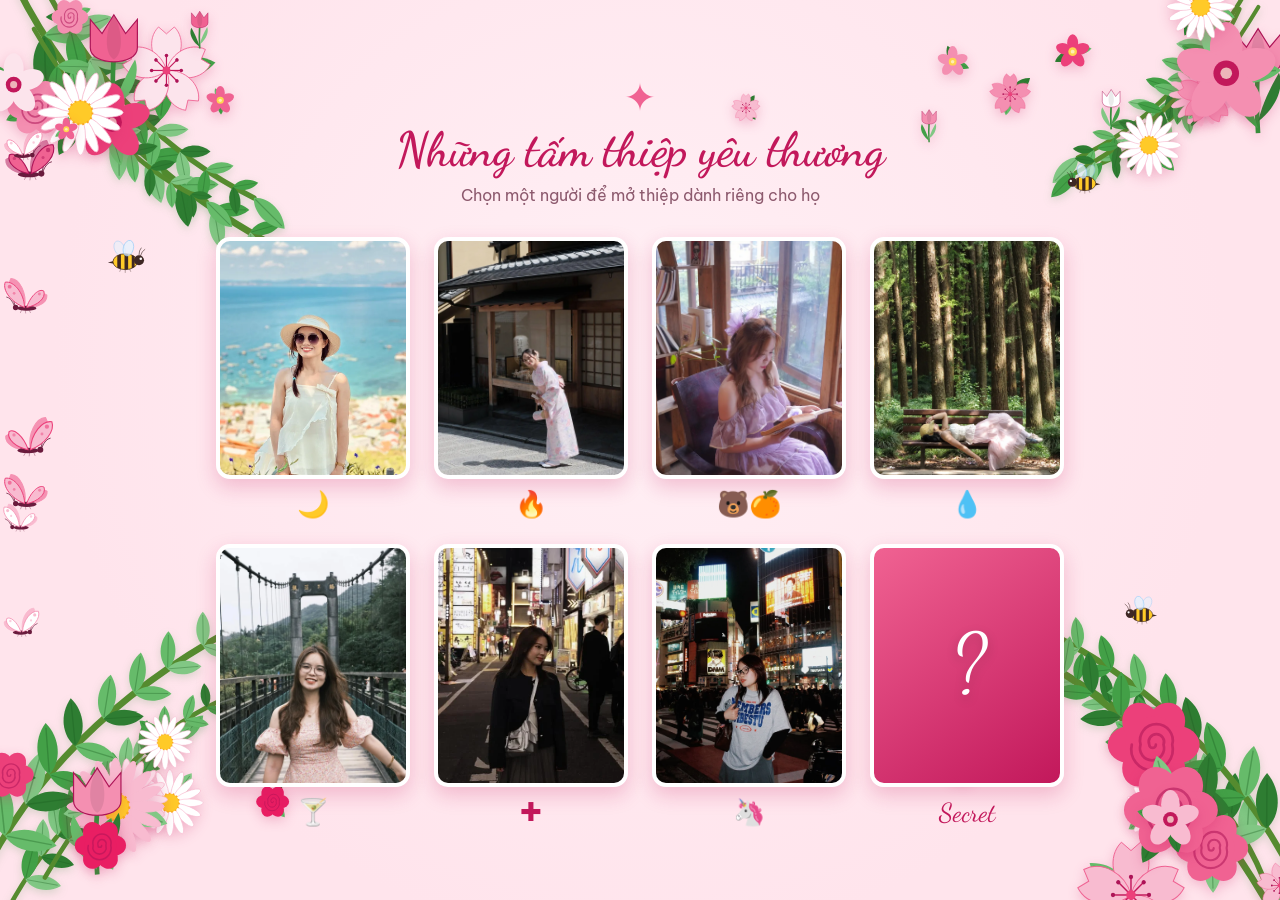
<file: index.html>
<!doctype html>
<html lang="vi">
<head>
  <meta charset="utf-8">
  <meta name="viewport" content="width=device-width, initial-scale=1">
  <title>Hộp Thiệp</title>
  <link rel="preconnect" href="https://fonts.googleapis.com">
  <link rel="preconnect" href="https://fonts.gstatic.com" crossorigin>
  <link href="https://fonts.googleapis.com/css2?family=Dancing+Script:wght@600&family=Be+Vietnam+Pro:wght@400;500&display=swap" rel="stylesheet">
  <link rel="stylesheet" href="style.css?v=19">
</head>
<body class="list-page">
  <div class="decor" id="decor" aria-hidden="true"></div>

  <main class="people">
    <header class="people-head">
      <span class="ornament">✦</span>
      <h1>Những tấm thiệp yêu thương</h1>
      <p>Chọn một người để mở thiệp dành riêng cho họ</p>
    </header>
    <ul class="people-list" id="people-list" aria-live="polite"></ul>
  </main>

  <script src="decor.js?v=19"></script>
  <script src="list.js?v=19"></script>
</body>
</html>
</file>
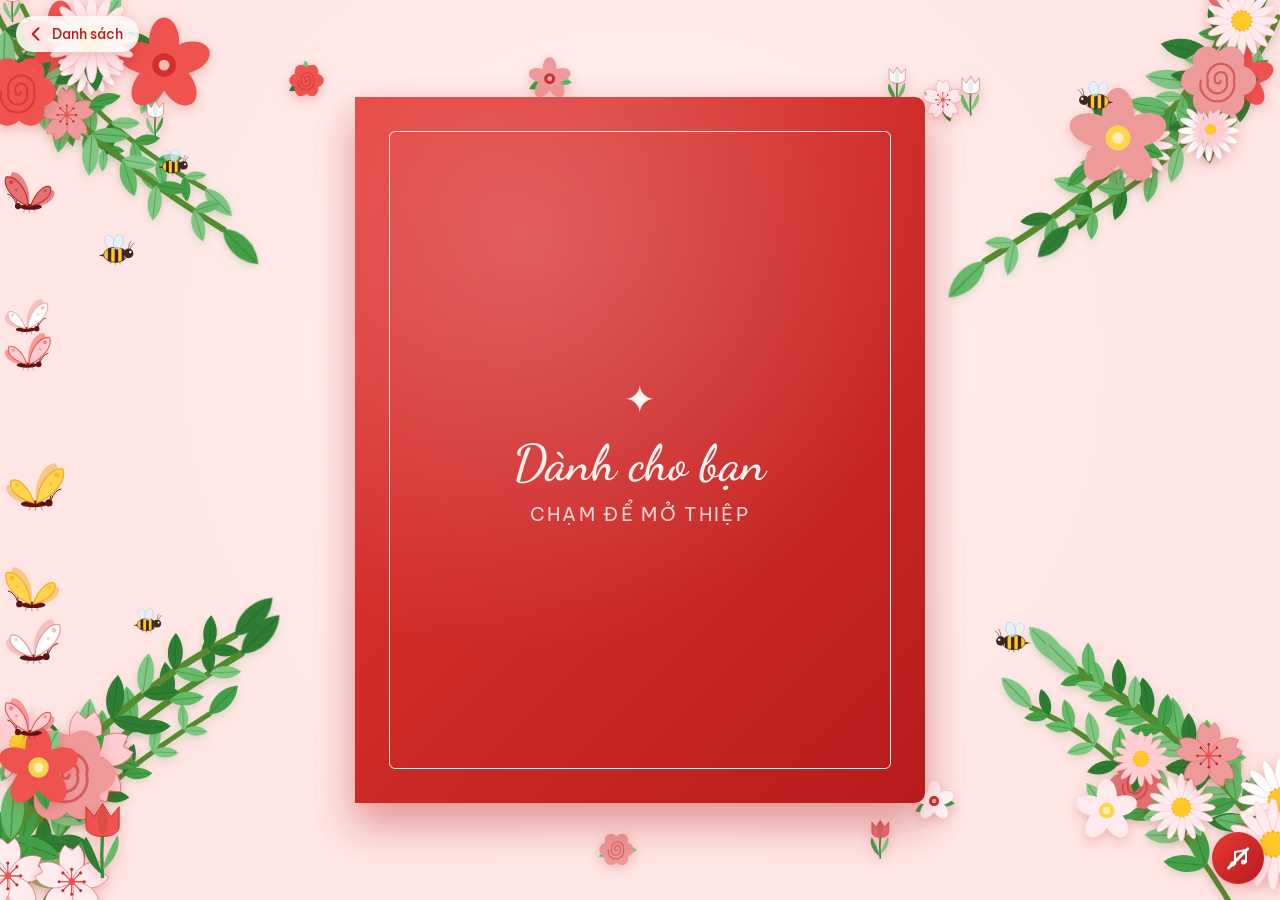
<file: card.html>
<!doctype html>
<html lang="vi">
<head>
  <meta charset="utf-8">
  <meta name="viewport" content="width=device-width, initial-scale=1">
  <title>Tấm Thiệp</title>
  <!-- Chọn ngẫu nhiên màu cho thiệp trước khi vẽ trang (màu định nghĩa ở [data-theme] trong style.css, hoa lá trong decor.js) -->
  <script>
    document.documentElement.dataset.theme =
      ['pink', 'red', 'blue', 'yellow', 'orange', 'purple'][Math.floor(Math.random() * 6)];
  </script>
  <link rel="preconnect" href="https://fonts.googleapis.com">
  <link rel="preconnect" href="https://fonts.gstatic.com" crossorigin>
  <link href="https://fonts.googleapis.com/css2?family=Dancing+Script:wght@600&family=Be+Vietnam+Pro:wght@400;500&display=swap" rel="stylesheet">
  <link rel="stylesheet" href="style.css?v=19">
</head>
<body>
  <div class="decor" id="decor" aria-hidden="true"></div>
  <!-- Ảnh kỷ niệm (các ảnh không phải avatar), bay ra nền khi mở thiệp -->
  <div class="memories" id="memories" aria-hidden="true"></div>

  <a class="back-btn" href="./" aria-label="Quay lại danh sách">
    <svg viewBox="0 0 24 24" aria-hidden="true"><path d="M15 5l-7 7 7 7" fill="none" stroke="currentColor" stroke-width="2.4" stroke-linecap="round" stroke-linejoin="round"/></svg>
    <span>Danh sách</span>
  </a>

  <main class="scene">
    <div class="card" id="card" role="button" tabindex="0" aria-expanded="false" aria-label="Mở thiệp">
      <!-- Trang phải: nội dung chữ -->
      <section class="page page-right">
        <div class="message">
          <h1 id="greeting">Gửi bạn thân mến,</h1>
          <div id="message-body">
            <p>
              Cảm ơn bạn vì đã luôn ở bên, cùng chia sẻ những niềm vui và cả những ngày chông chênh.
              Chúc bạn luôn mạnh khỏe, bình an và gặp thật nhiều may mắn trên mọi chặng đường phía trước.
            </p>
          </div>
          <p class="sign" id="sign">Thương mến ♥</p>
        </div>
      </section>

      <!-- Bìa thiệp: mặt trước là bìa, mặt sau là trang trái có ảnh -->
      <section class="cover">
        <div class="face front">
          <div class="front-inner">
            <span class="ornament">✦</span>
            <h2 id="cover-title">Dành cho bạn</h2>
            <span class="hint">Chạm để mở thiệp</span>
          </div>
        </div>
        <div class="face back">
          <img id="photo" src="images/photo.svg" alt="Ảnh kỷ niệm">
        </div>
      </section>
    </div>
  </main>

  <!-- Nhạc nền: phát từ YouTube, ẩn trình phát. Rê chuột vào nút nhạc để dán link bài khác -->
  <div class="music">
    <form class="music-form" id="music-form" autocomplete="off">
      <div class="music-form-box">
        <label class="music-label" for="music-url">Đổi bài hát</label>
        <div class="music-row">
          <input id="music-url" type="text" inputmode="url" placeholder="Dán link YouTube…" aria-describedby="music-msg">
          <button type="submit">Phát</button>
        </div>
        <p class="music-msg" id="music-msg" role="status"></p>
      </div>
    </form>
    <button class="music-btn" id="music-btn" type="button" aria-label="Bật nhạc" aria-pressed="false">
      <svg viewBox="0 0 24 24" aria-hidden="true"><path d="M9 18V6l11-2v12" fill="none" stroke="currentColor" stroke-width="2" stroke-linecap="round" stroke-linejoin="round"/><circle cx="6.5" cy="18" r="2.5" fill="currentColor"/><circle cx="17.5" cy="16" r="2.5" fill="currentColor"/></svg>
    </button>
  </div>
  <div class="yt-holder" aria-hidden="true"><div id="yt-player"></div></div>

  <script src="decor.js?v=19"></script>
  <script src="card.js?v=19"></script>
</body>
</html>
</file>
<file: style.css>
:root {
  --bg: #ffe4ec;
  --paper: #fff7fa;
  --cover: #f06292;
  --cover-dark: #c2185b;
  --gold: #fff0f5;
  --ink: #6a1b3d;
  --muted: #8d5a6e;
  --shadow: rgba(194, 24, 91, .22);
  --glow: #fff0f5;
  /* To hơn 50% so với bản cũ (760px → 1140px), nhưng không vượt khung màn hình */
  --card-w: min(94vw, 1140px, calc((100vh - 48px) / 0.62));
  --card-h: calc(var(--card-w) * 0.62);
}

/* Màn thiệp: chọn ngẫu nhiên 1 theme (đặt data-theme trên <html> ở card.html); theme "pink" và trang danh sách dùng màu hồng ở trên */
[data-theme="red"] {
  --bg: #ffe5e3; --paper: #fff8f7; --cover: #e53935; --cover-dark: #b71c1c; --gold: #fff3f2;
  --ink: #5f1414; --muted: #8f5a56; --shadow: rgba(183, 28, 28, .22); --glow: #fff3f2;
}
[data-theme="blue"] {
  --bg: #e3f0fd; --paper: #f7fbff; --cover: #42a5f5; --cover-dark: #1565c0; --gold: #f0f7ff;
  --ink: #0d3c6e; --muted: #4f6f8f; --shadow: rgba(21, 101, 192, .22); --glow: #f0f7ff;
}
[data-theme="yellow"] {
  --bg: #fff4cc; --paper: #fffdf4; --cover: #f2b705; --cover-dark: #b07800; --gold: #fffbea;
  --ink: #5c4300; --muted: #8a7230; --shadow: rgba(176, 120, 0, .24); --glow: #fffbea;
}
[data-theme="orange"] {
  --bg: #ffe8d6; --paper: #fff9f4; --cover: #ff8a3d; --cover-dark: #d84315; --gold: #fff4ec;
  --ink: #6b2a0c; --muted: #93624a; --shadow: rgba(216, 67, 21, .22); --glow: #fff4ec;
}
[data-theme="purple"] {
  --bg: #efe4fb; --paper: #fbf7ff; --cover: #ab6fe0; --cover-dark: #6a1b9a; --gold: #f8f1ff;
  --ink: #3f1660; --muted: #78608f; --shadow: rgba(106, 27, 154, .22); --glow: #f8f1ff;
}

* { box-sizing: border-box; margin: 0; }

body {
  min-height: 100vh;
  display: grid;
  place-items: center;
  background: radial-gradient(circle at 50% 40%, var(--glow), var(--bg) 70%) fixed;
  font-family: "Be Vietnam Pro", system-ui, sans-serif;
  color: var(--ink);
  overflow-x: hidden;
}

.scene {
  position: relative;
  z-index: 1;
  perspective: 2200px;
  padding: 16px;
}

/* Thiệp đầy đủ khi mở rộng = 2 trang; khi đóng thì dịch sang trái để bìa nằm giữa */
.card {
  position: relative;
  width: var(--card-w);
  height: var(--card-h);
  transform-style: preserve-3d;
  transform: translateX(-25%);
  transition: transform 1s cubic-bezier(.6, .05, .3, 1);
  cursor: pointer;
  outline: none;
}
.card.open { transform: translateX(0); cursor: default; }
.card:focus-visible .front { box-shadow: 0 0 0 3px var(--gold), 0 20px 40px var(--shadow); }

.page,
.cover {
  position: absolute;
  top: 0;
  left: 50%;
  width: 50%;
  height: 100%;
}

.page-right {
  background: var(--paper);
  border-radius: 0 10px 10px 0;
  box-shadow: 0 20px 40px var(--shadow);
  display: flex;
  align-items: center;
  padding: 5%;
}

/* Từng chữ hiện dần sau khi bìa lật xong (~1s), mỗi chữ cách nhau 70ms; đóng thiệp thì ẩn ngay */
.message .word {
  display: inline-block;
  opacity: 0;
  transform: translateY(.4em);
  filter: blur(3px);
}
.card.open .message .word {
  opacity: 1;
  transform: none;
  filter: none;
  transition: opacity .5s ease, transform .5s ease, filter .5s ease;
  transition-delay: calc(1s + var(--i, 0) * 70ms);
}

.message h1 {
  font-family: "Dancing Script", cursive;
  font-size: max(20px, calc(var(--card-w) * .047));
  color: var(--cover);
  margin-bottom: .5em;
}
.message p {
  font-size: max(11px, calc(var(--card-w) * .021));
  line-height: 1.7;
  color: var(--muted);
}
.message .sign {
  margin-top: 1em;
  font-family: "Dancing Script", cursive;
  font-size: max(16px, calc(var(--card-w) * .032));
  color: var(--ink);
  text-align: right;
}

/* Bìa quay quanh mép trái */
.cover {
  transform-origin: left center;
  transform-style: preserve-3d;
  transition: transform 1.2s cubic-bezier(.6, .05, .3, 1);
  z-index: 2;
}
.card.open .cover { transform: rotateY(-180deg); }

.face {
  position: absolute;
  inset: 0;
  backface-visibility: hidden;
  -webkit-backface-visibility: hidden;
}

.front {
  background:
    radial-gradient(circle at 30% 20%, rgba(255,255,255,.22), transparent 60%),
    linear-gradient(135deg, var(--cover), var(--cover-dark));
  border-radius: 0 10px 10px 0;
  box-shadow: 0 20px 40px var(--shadow);
  display: grid;
  place-items: center;
  padding: 6%;
}
.front-inner {
  width: 100%;
  height: 100%;
  border: 1.5px solid var(--gold);
  border-radius: 6px;
  display: flex;
  flex-direction: column;
  align-items: center;
  justify-content: center;
  gap: .6em;
  color: var(--gold);
  text-align: center;
  container-type: inline-size;
}
/* Giữ chữ bìa trên 1 hàng: tên dài thì chữ nhỏ lại cho vừa khung (cqi = % bề rộng khung viền) */
.front h2 {
  font-family: "Dancing Script", cursive;
  font-size: min(max(24px, calc(var(--card-w) * .058)), 10cqi);
  font-weight: 600;
  white-space: nowrap;
}
.ornament { font-size: max(16px, calc(var(--card-w) * .034)); }
.hint {
  font-size: max(10px, calc(var(--card-w) * .017));
  letter-spacing: .12em;
  text-transform: uppercase;
  opacity: .85;
  animation: pulse 2s ease-in-out infinite;
}
@keyframes pulse { 50% { opacity: .4; } }

/* Mặt sau bìa = trang trái chứa ảnh */
.back {
  transform: rotateY(180deg);
  background: var(--paper);
  border-radius: 10px 0 0 10px;
  box-shadow: 0 20px 40px var(--shadow);
  padding: 4%;
  display: flex;
}
.back img {
  width: 100%;
  height: 100%;
  object-fit: cover;
  border-radius: 6px;
  display: block;
}

/* ===== Nút nhạc ===== */
.music {
  position: fixed;
  right: 16px;
  bottom: 16px;
  z-index: 10;
}
.music-btn {
  position: relative;
  width: 52px;
  height: 52px;
  border: 0;
  border-radius: 50%;
  background: linear-gradient(135deg, var(--cover), var(--cover-dark));
  color: #fff;
  box-shadow: 0 6px 16px var(--shadow);
  cursor: pointer;
  display: grid;
  place-items: center;
}
.music-btn svg { width: 24px; height: 24px; }
.music-btn:focus-visible { outline: 3px solid var(--ink); outline-offset: 3px; }
/* Gạch chéo khi đang tắt nhạc */
.music-btn::after {
  content: "";
  position: absolute;
  width: 30px;
  height: 2.5px;
  background: #fff;
  border-radius: 2px;
  transform: rotate(-45deg);
}
.music-btn.playing::after { display: none; }
.music-btn.playing { animation: spin 4s linear infinite; }
@keyframes spin { to { transform: rotate(360deg); } }

/* Ô dán link nhạc: hiện phía trên nút nhạc khi rê chuột hoặc đang gõ trong ô.
   padding-bottom là "cầu nối" để chuột đi từ nút lên ô mà không bị ẩn mất */
.music-form {
  position: absolute;
  right: 0;
  bottom: 100%;
  padding-bottom: 10px;
  opacity: 0;
  visibility: hidden;
  transform: translateY(6px);
  transition: opacity .2s ease, transform .2s ease, visibility .2s;
}
.music:hover .music-form,
.music:focus-within .music-form { opacity: 1; visibility: visible; transform: none; }
.music-form-box {
  width: min(320px, calc(100vw - 32px));
  padding: 10px 12px 12px;
  border-radius: 14px;
  background: var(--paper);
  box-shadow: 0 10px 24px var(--shadow);
}
.music-label { display: block; margin-bottom: 6px; font-size: 13px; font-weight: 500; color: var(--cover-dark); }
.music-row { display: flex; gap: 6px; }
.music-row input {
  flex: 1;
  min-width: 0;
  padding: 8px 10px;
  border: 1.5px solid color-mix(in srgb, var(--cover) 45%, transparent);
  border-radius: 8px;
  background: #fff;
  color: var(--ink);
  font: inherit;
  font-size: 14px;
}
.music-row input:focus { outline: none; border-color: var(--cover-dark); }
.music-row button {
  padding: 0 14px;
  border: 0;
  border-radius: 8px;
  background: linear-gradient(135deg, var(--cover), var(--cover-dark));
  color: #fff;
  font: inherit;
  font-size: 14px;
  font-weight: 500;
  cursor: pointer;
}
.music-row button:focus-visible { outline: 3px solid var(--ink); outline-offset: 2px; }
.music-msg { margin-top: 6px; font-size: 12px; color: var(--muted); }
.music-msg:empty { display: none; }
.music-msg.error { color: var(--cover-dark); }

/* Trình phát YouTube ẩn: YouTube cần tối thiểu 200x200 mới chịu phát,
   nên giữ đúng kích thước đó nhưng trong suốt và nằm dưới mọi thứ */
.yt-holder {
  position: fixed;
  left: 0;
  bottom: 0;
  width: 200px;
  height: 200px;
  opacity: 0;
  pointer-events: none;
  z-index: -1;
}

/* ===== Trang trí nền: hoa & bướm ===== */
.decor {
  position: fixed;
  inset: 0;
  overflow: hidden;
  pointer-events: none;
  z-index: 0;
}

.flower {
  position: absolute;
  animation: sway var(--sway-dur, 6s) ease-in-out infinite alternate;
  animation-delay: var(--sway-delay, 0s);
  filter: drop-shadow(0 4px 6px var(--shadow));
}
.flower svg { width: 100%; height: 100%; display: block; overflow: visible; }

.branch {
  position: absolute;
  animation: sway var(--sway-dur, 7s) ease-in-out infinite alternate;
  animation-delay: var(--sway-delay, 0s);
  filter: drop-shadow(0 3px 4px rgba(46, 125, 50, .18));
}
.branch svg { width: 100%; height: 100%; display: block; overflow: visible; transform: var(--flip); }
@keyframes sway {
  from { transform: rotate(calc(var(--rot, 0deg) - 8deg)); }
  to   { transform: rotate(calc(var(--rot, 0deg) + 8deg)); }
}

.butterfly {
  position: absolute;
  left: 0;
  top: var(--top, 30%);
  animation: fly var(--fly-dur, 18s) linear infinite;
  animation-delay: var(--fly-delay, 0s);
}
.butterfly .bob {
  width: var(--size, 40px);
  animation: bob 2.4s ease-in-out infinite alternate;
}
.butterfly svg { width: 100%; display: block; overflow: visible; }
.butterfly.reverse { animation-name: fly-reverse; }
/* Bướm vẽ quay đầu sang phải; bay sang trái thì lật ngược */
.butterfly.reverse svg { transform: scaleX(-1); }
.wing {
  transform-box: fill-box;
  animation: flap .32s ease-in-out infinite alternate;
  animation-delay: var(--flap-delay, 0s);
}
.wing { transform-origin: center bottom; }
.wing.far { animation-delay: calc(var(--flap-delay, 0s) - .06s); }

@keyframes fly {
  from { transform: translateX(-80px); }
  to   { transform: translateX(calc(100vw + 80px)); }
}
@keyframes fly-reverse {
  from { transform: translateX(calc(100vw + 80px)); }
  to   { transform: translateX(-80px); }
}
@keyframes bob {
  from { transform: translateY(-30px) rotate(-6deg); }
  to   { transform: translateY(30px) rotate(6deg); }
}
@keyframes flap {
  from { transform: scaleY(1); }
  to   { transform: scaleY(.2); }
}

/* Ong: lượn qua lại, quay đầu ở mỗi lượt */
.bee {
  position: absolute;
  width: var(--size, 32px);
  animation: bee-path var(--dur, 9s) ease-in-out infinite;
  animation-delay: var(--delay, 0s);
}
.bee svg { width: 100%; display: block; overflow: visible; }
.bee.left svg { transform: scaleX(-1); }
.bee .buzz { animation: buzz .22s ease-in-out infinite alternate; }
.bee-wing {
  transform-box: fill-box;
  transform-origin: center bottom;
  animation: bee-flap .06s linear infinite alternate;
}
.bee-wing.far { animation-delay: -.03s; }

@keyframes bee-path {
  0%   { transform: translate(0, 0) scaleX(1); }
  22%  { transform: translate(calc(var(--dx) * .5), calc(var(--dy) - 25px)) scaleX(1); }
  44%  { transform: translate(var(--dx), var(--dy)) scaleX(1); }
  50%  { transform: translate(var(--dx), calc(var(--dy) + 10px)) scaleX(-1); }
  72%  { transform: translate(calc(var(--dx) * .5), 30px) scaleX(-1); }
  94%  { transform: translate(0, 10px) scaleX(-1); }
  100% { transform: translate(0, 0) scaleX(1); }
}
@keyframes buzz {
  from { transform: translateY(-2px) rotate(-3deg); }
  to   { transform: translateY(2px) rotate(3deg); }
}
@keyframes bee-flap {
  from { transform: scaleY(1); }
  to   { transform: scaleY(.3); }
}

@media (prefers-reduced-motion: reduce) {
  .bee, .bee .buzz, .bee-wing, .music-btn.playing { animation: none; }
  .flower, .branch, .butterfly, .butterfly .bob, .wing { animation: none; }
  .butterfly { transform: translateX(var(--rest-x, 20vw)); }
  .card, .cover, .card.open .message .word { transition-duration: .01s; transition-delay: 0s; }
  .hint { animation: none; }
}

/* Màn hình dọc / điện thoại: thiệp cao hơn để chữ đủ chỗ */
@media (max-width: 600px) {
  :root {
    --card-w: calc(100vw - 32px);
    --card-h: calc(var(--card-w) * 1.3);
  }
  .scene { padding: 16px 0; }
}

/* ===== Nhiều đoạn lời chúc ===== */
#message-body p + p { margin-top: .6em; }

/* ===== Nút quay lại danh sách (màn thiệp) ===== */
.back-btn {
  position: fixed;
  left: 16px;
  top: 16px;
  z-index: 10;
  display: inline-flex;
  align-items: center;
  gap: 6px;
  padding: 8px 16px 8px 10px;
  border-radius: 999px;
  background: color-mix(in srgb, var(--paper) 90%, transparent);
  color: var(--cover-dark);
  font-weight: 500;
  font-size: 14px;
  text-decoration: none;
  box-shadow: 0 6px 16px var(--shadow);
}
.back-btn svg { width: 20px; height: 20px; }
.back-btn:hover { background: #fff; }
.back-btn:focus-visible { outline: 3px solid var(--ink); outline-offset: 3px; }

/* ===== Màn danh sách người nhận ===== */
/* Cột lưới của body cố định theo bề ngang màn hình để danh sách không tràn trên điện thoại */
.list-page { grid-template-columns: minmax(0, 1fr); }
.people {
  position: relative;
  z-index: 1;
  width: min(100%, 880px);
  padding: 48px 16px;
}
.people-head { text-align: center; margin-bottom: 32px; }
.people-head .ornament { color: var(--cover); }
.people-head h1 {
  font-family: "Dancing Script", cursive;
  font-size: clamp(32px, 7vw, 48px);
  font-weight: 600;
  color: var(--cover-dark);
  line-height: 1.2;
}
.people-head p { color: var(--muted); margin-top: 6px; }

/* Lưới 8 cột, mỗi ảnh chiếm 2 cột (4 ảnh/hàng). Nếu số người chia 4 dư 3 (vd. 7 người)
   thì hàng trên 3 ảnh, lùi vào 1 cột cho cân giữa; 8 người thì 4 + 4 */
.people-list {
  list-style: none;
  padding: 0;
  display: grid;
  grid-template-columns: repeat(8, minmax(0, 1fr));
  gap: clamp(12px, 3vw, 24px);
}
.people-list li {
  grid-column: span 2;
  animation: rise .5s ease both;
  animation-delay: var(--delay, 0s);
}
.people-list li:first-child:nth-last-child(4n + 3) { grid-column: 2 / span 2; }
.people-list .people-empty { grid-column: 1 / -1; }
@keyframes rise { from { opacity: 0; transform: translateY(12px); } }

.person {
  display: flex;
  flex-direction: column;
  align-items: center;
  gap: 10px;
  color: var(--ink);
  text-decoration: none;
  border-radius: 16px;
}
.person-photo {
  width: 100%;
  aspect-ratio: 4 / 5;
  object-fit: cover;
  display: block;
  border-radius: 14px;
  border: 4px solid #fff;
  background: var(--paper);
  box-shadow: 0 8px 20px var(--shadow);
  transition: transform .25s ease, box-shadow .25s ease;
}
.person:hover .person-photo { transform: translateY(-4px) rotate(-1.5deg); box-shadow: 0 14px 28px var(--shadow); }
.person:focus-visible { outline: 3px solid var(--cover-dark); outline-offset: 6px; }
.person .name {
  font-family: "Dancing Script", cursive;
  font-size: clamp(18px, 3vw, 26px);
  color: var(--cover-dark);
}
.people-empty { text-align: center; color: var(--muted); }

/* Người bí mật (không có ảnh): ô hồng với dấu "?" */
span.person-photo,
.back.no-photo::after {
  display: grid;
  place-items: center;
  background: linear-gradient(145deg, var(--cover), var(--cover-dark));
  color: #fff;
  font-family: "Dancing Script", cursive;
  text-shadow: 0 4px 12px rgba(0, 0, 0, .18);
}
span.person-photo { font-size: clamp(48px, 9vw, 88px); }
.back.no-photo::after {
  content: "?";
  flex: 1;
  border-radius: 6px;
  font-size: calc(var(--card-h) * .4);
}

@media (prefers-reduced-motion: reduce) {
  .people-list li { animation: none; }
  .person-photo { transition: none; }
}

/* ===== Hiệu ứng chuyển màn: danh sách → thiệp ===== */
/* Nền của html trùng màu nền trang để lúc trình duyệt tải trang mới không bị loé trắng */
html { background: var(--bg); }
/* Trình duyệt hỗ trợ (Chrome/Edge/Safari mới) sẽ hoà mờ giữa 2 trang thay vì cắt cứng */
@view-transition { navigation: auto; }
::view-transition-old(root),
::view-transition-new(root) { animation-duration: .6s; animation-timing-function: ease; }

.person { transition: transform 1.1s cubic-bezier(.45, 0, .2, 1), opacity .6s ease; }
.leaving .people-head,
.leaving .person:not(.picked) {
  opacity: 0;
  transform: scale(.9);
  transition: transform .8s ease, opacity .7s ease;
}
.leaving .person { pointer-events: none; }
/* li có animation nên tạo stacking context riêng: nâng cả li lên để ảnh bay đè lên hàng dưới */
.people-list li:has(.picked) { position: relative; z-index: 5; }
.person.picked {
  transform: translate(var(--fly-x), var(--fly-y)) scale(var(--fly-scale));
}
.person.picked .name { opacity: 0; transition: opacity .4s ease; }
.person.picked .person-photo { box-shadow: 0 20px 40px var(--shadow); }
/* Màn hồng phủ dần lên ở cuối để nối với nền màn thiệp */
.list-page::after {
  content: "";
  position: fixed;
  inset: 0;
  z-index: 6;
  background: radial-gradient(circle at 50% 50%, var(--glow), var(--bg) 70%);
  opacity: 0;
  pointer-events: none;
  transition: opacity .6s ease .8s;
}
.list-page.leaving::after { opacity: 1; }

/* ===== Ảnh kỷ niệm bay ra nền khi mở thiệp ===== */
/* Nằm trên tấm thiệp (.scene có z-index 1) để đè lên mép thiệp, dưới các nút (z-index 10) */
.memories {
  position: fixed;
  inset: 0;
  z-index: 2;
  pointer-events: none;
  opacity: 0;
  transition: opacity .5s ease;
}
.memories.show { opacity: 1; }
.memory {
  position: absolute;
  left: var(--x);
  top: var(--y);
  height: var(--h);
  width: max-content; /* không bị bóp hẹp khi nằm sát mép phải màn hình */
  max-width: 20vw;
  transform: translate(var(--tx, -50%), var(--ty, -50%));
}
.memory img {
  height: 100%;
  width: auto;
  max-width: 100%;
  object-fit: contain;
  display: block;
  opacity: 0;
  filter: drop-shadow(0 10px 14px var(--shadow));
}
.memory img.in {
  animation:
    memory-in 1.1s cubic-bezier(.3, .9, .35, 1.15) var(--d, 0s) both,
    memory-float var(--float-dur, 4s) ease-in-out calc(var(--d, 0s) + 1.1s) infinite alternate;
}
@keyframes memory-in {
  from { opacity: 0; transform: translate(var(--from-x), var(--from-y)) scale(.2) rotate(0deg); }
  40%  { opacity: 1; }
  to   { opacity: 1; transform: rotate(var(--rot)); }
}
@keyframes memory-float {
  from { opacity: 1; transform: rotate(var(--rot)); }
  to   { opacity: 1; transform: translateY(-12px) rotate(calc(var(--rot) * -.4)); }
}
@media (max-width: 600px) {
  .memory { max-width: 46vw; }
}
@media (prefers-reduced-motion: reduce) {
  .memory img.in { animation: none; opacity: 1; transform: rotate(var(--rot)); }
}

/* ===== Màn thiệp hiện ra: nền hoa hiện dần, bìa phóng lên từ giữa, các nút trượt vào ===== */
.decor { animation: fade-in 1.2s ease both; }
@keyframes fade-in { from { opacity: 0; } }
.scene { animation: card-enter 1.2s cubic-bezier(.25, .8, .3, 1.05) .1s both; }
@keyframes card-enter {
  from { opacity: 0; transform: scale(.6) rotate(-3deg); }
  50%  { opacity: 1; }
}
.back-btn { animation: back-enter .7s ease .9s both; }
@keyframes back-enter { from { opacity: 0; transform: translateX(-16px); } }
.music { animation: back-enter .7s ease 1s both; }

@media (prefers-reduced-motion: reduce) {
  .decor, .scene, .back-btn, .music { animation: none; }
  .music-form { transition: none; }
  .person, .list-page::after { transition: none; }
  @view-transition { navigation: none; }
}
</file>
